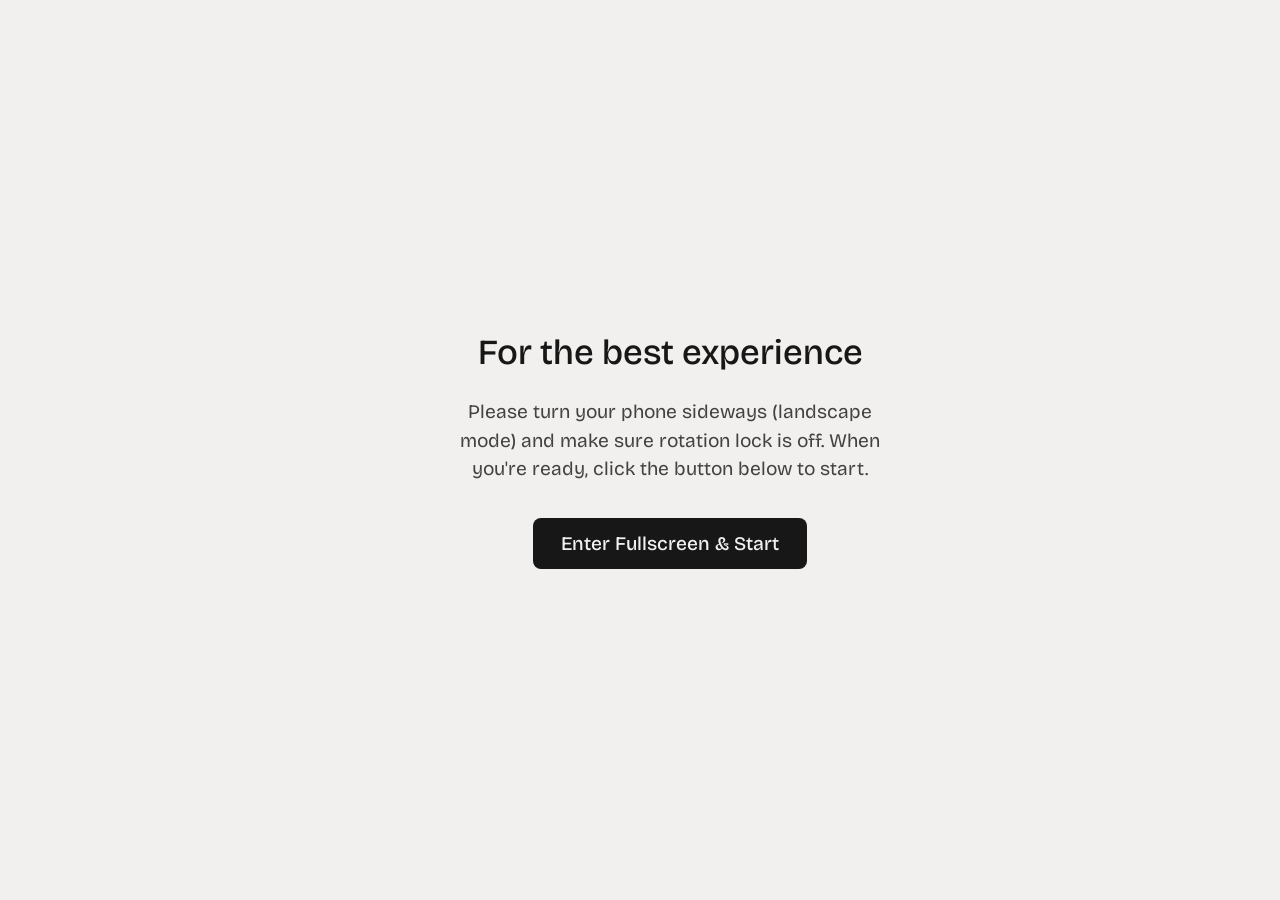
<file: index.html>
<!DOCTYPE html>
<html lang="en">

<head>
    <meta charset="UTF-8">
    <meta name="viewport" content="width=device-width, initial-scale=1.0">
    <title>Blank White Screen</title>
    <link rel="preconnect" href="https://fonts.googleapis.com">
    <link rel="preconnect" href="https://fonts.gstatic.com" crossorigin>
    <link href="https://fonts.googleapis.com/css2?family=Bricolage+Grotesque:wght@400;500&display=swap" rel="stylesheet">
    <link rel="stylesheet" href="style.css">
</head>

<body>
    <!-- Pre-Start Overlay -->
    <div id="pre-start-overlay" style="position: fixed; top: 0; left: 0; width: 100vw; height: 100vh; background-color: #F2F0EF; z-index: 1000; display: flex; flex-direction: column; justify-content: center; align-items: center; gap: 24px; padding: 0 30px; text-align: center;">
        <div style="font-size: 2.2rem; color: #171717; font-weight: 500;">For the best experience</div>
        <p style="font-size: 1.2rem; color: #171717; opacity: 0.8; max-width: 450px; margin: 0; line-height: 1.5;">Please turn your phone sideways (landscape mode) and make sure rotation lock is off. When you're ready, click the button below to start.</p>
        <button id="start-fullscreen-btn" style="padding: 14px 28px; font-size: 1.2rem; background: #171717; color: #F2F0EF; border: none; border-radius: 8px; cursor: pointer; font-family: inherit; font-weight: 500; transition: transform 0.2s ease; margin-top: 10px;">Enter Fullscreen & Start</button>
    </div>
    <!-- Fullscreen Button -->
    <div class="fs-btn-wrapper" id="fs-btn-wrapper">
        <button class="icon-btn" id="fs-btn" aria-label="Fullscreen">
            <svg width="24" height="24" viewBox="0 0 24 24" fill="none" stroke="currentColor" stroke-width="2" stroke-linecap="round" stroke-linejoin="round"><path d="M8 3H5a2 2 0 0 0-2 2v3m18 0V5a2 2 0 0 0-2-2h-3m0 18h3a2 2 0 0 0 2-2v-3M3 16v3a2 2 0 0 0 2 2h3"/></svg>
        </button>
    </div>


    <!-- Background Diffusion Layer -->
    <div style="position: absolute; top: 0; left: 0; right: 0; bottom: 0; pointer-events: none; overflow: hidden; z-index: 0;">
        <div class="color-ball ball-green" id="ball-1"></div>
        <div class="color-ball ball-blue" id="ball-2"></div>
        <div class="color-ball ball-pink" id="ball-3"></div>
        <div class="color-ball ball-teal" id="ball-4"></div>
        <div class="color-ball ball-purple" id="ball-5"></div>
    </div>
    <div class="screen-wrapper" style="position: relative; z-index: 10;">
        <!-- The final text overlays perfectly aligned with the numbers -->
        <div class="reveal-wrapper" id="final-text-wrapper"
            style="position: absolute; top: 0; left: 50%; transform: translateX(-50%); width: 100vw; display: flex; justify-content: center; pointer-events: none;">
            <div class="final-text" id="final-text">
                <div class="time-group">
                    <span class="final-num" id="final-days">00</span>
                    <span class="final-word">days</span>
                </div>
                <div class="time-group">
                    <span class="final-num" id="final-hours">00</span>
                    <span class="final-word">hours</span>
                </div>
                <div class="time-group">
                    <span class="final-num" id="final-minutes">00</span>
                    <span class="final-word">minutes</span>
                </div>
                <div class="time-group">
                    <span class="final-num" id="final-seconds">00</span>
                    <span class="final-word">seconds</span>
                </div>
            </div>
        </div>
        <div class="scene-container">
            <div class="reveal-wrapper">
                <div class="number" id="num-left">02</div>
            </div>

            <div class="center-group">
                <div class="text-wrapper" id="text-wrap">
                    <div class="reveal-wrapper">
                        <div class="story-text" id="center-text">The story begins</div>
                    </div>
                </div>
                <div class="colon">:</div>
            </div>

            <div class="reveal-wrapper">
                <div class="number" id="num-right">06</div>
            </div>
        </div>

        <div class="reveal-wrapper" style="position: relative; width: 100vw; justify-content: center;">
            <div class="subtitle-text">when it all began</div>
            <div class="days-text" id="days-text"
                style="position: absolute; top: 0; left: 0; width: 100%; text-align: center;">days</div>
            <div class="days-text" id="hours-text"
                style="position: absolute; top: 0; left: 0; width: 100%; text-align: center; opacity: 0; transform: translateY(1.5em);">
                hours</div>
            <div class="days-text" id="minutes-text"
                style="position: absolute; top: 0; left: 0; width: 100%; text-align: center; opacity: 0; transform: translateY(1.5em);">
                minutes</div>
            <div class="days-text" id="seconds-text"
                style="position: absolute; top: 0; left: 0; width: 100%; text-align: center; opacity: 0; transform: translateY(1.5em);">
                seconds</div>
        </div>

        <div class="reveal-wrapper"
            style="position: absolute; bottom: 0; width: 100vw; justify-content: center; pointer-events: none;">
            <div class="final-subtitle" id="final-subtitle">The story continues</div>
        </div>
    </div>



    <script src="script.js"></script>
</body>

</html>
</file>
<file: style.css>
html,
        body {
            margin: 0;
            padding: 0;
            width: 100vw;
            height: 100vh;
            background-color: #F2F0EF;
            color: #171717;
            display: flex;
            justify-content: center;
            align-items: center;
            overflow: hidden;
            font-family: 'Bricolage Grotesque', sans-serif;
        }

        .scene-container {
            display: flex;
            align-items: center;
            justify-content: center;
            gap: 8vw;
            /* Initial wide gap */
            transition: gap 2.2s cubic-bezier(0.25, 1, 0.5, 1);
        }

        .scene-container.converge {
            gap: 2.5rem;
            /* Increased from 0.5rem for better spacing */
        }

        .center-group {
            position: relative;
            display: flex;
            align-items: center;
            justify-content: center;
        }

        .text-wrapper {
            overflow: hidden;
            display: flex;
            padding-bottom: 0.25em;
            margin-bottom: -0.25em;
            transition: width 2.2s cubic-bezier(0.25, 1, 0.5, 1);
        }

        .colon {
            position: absolute;
            font-size: 4.8rem;
            color: #171717;
            font-weight: 500;
            opacity: 0;
            transform: translateY(20px);
            transition: opacity 2.2s cubic-bezier(0.25, 1, 0.5, 1) 0.1s, transform 2.2s cubic-bezier(0.25, 1, 0.5, 1) 0.1s;
        }

        .scene-container.converge .colon {
            opacity: 1;
            transform: translateY(-4px);
            /* Slight optical lift to align with numbers */
        }

        .scene-container.fade-colon .colon {
            opacity: 0;
            transform: translateY(-4px);
            /* Keep it in the exact same position */
            /* Softened the fade slightly so it feels less abrupt but still vanishes fast enough */
            transition: opacity 0.6s cubic-bezier(0.25, 1, 0.5, 1);
        }

        .scene-container.merge {
            gap: 0;
            /* A graceful, sweeping ease-in-out curve that breathes naturally instead of snapping */
            transition: gap 2.8s cubic-bezier(0.4, 0, 0.1, 1);
        }

        .screen-wrapper {
            display: flex;
            flex-direction: column;
            align-items: center;
            gap: 3rem;
            /* Shifted higher up: was -1.24rem, now -4.24rem */
            transform: translateY(-4.24rem); 
        }

        .reveal-wrapper {
            overflow: hidden;
            display: flex;
            padding-bottom: 0.25em;
            /* Prevents descenders like 'y' and 'g' from being cut off */
            margin-bottom: -0.25em;
        }

        @keyframes hardReveal {
            from {
                transform: translateY(110%);
            }

            to {
                transform: translateY(0);
            }
        }

        @keyframes hardHideUp {
            from {
                transform: translateY(0);
            }

            to {
                transform: translateY(-110%);
            }
        }

        .story-text {
            font-size: 1.92rem;
            color: #171717;
            font-weight: 400;
            letter-spacing: -0.01em;
            transform: translateY(110%);
            white-space: nowrap;
        }

        .experience-running .story-text {
            animation: hardReveal 1.8s cubic-bezier(0.16, 1, 0.3, 1) forwards;
            animation-delay: 2s;
        }

        .number {
            font-size: 4.8rem;
            color: #171717;
            font-weight: 500;
            letter-spacing: -0.04em;
            transform: translateY(110%);
            line-height: 1;
            font-variant-numeric: tabular-nums;
            /* Allow width to adjust naturally to prevent off-center alignment */
            width: auto;
        }

        .experience-running .number {
            animation: hardReveal 1.8s cubic-bezier(0.16, 1, 0.3, 1) forwards;
            animation-delay: 4s;
        }

        /* Anchor the left number to the right edge (towards the colon) */
        #num-left {
            text-align: right;
        }

        /* Anchor the right number to the left edge (towards the colon) */
        #num-right {
            text-align: left;
        }

        .subtitle-text {
            font-size: 1.92rem;
            color: #171717;
            font-weight: 400;
            letter-spacing: -0.01em;
            transform: translateY(110%);
            white-space: nowrap;
        }

        .experience-running .subtitle-text {
            animation: hardReveal 1.8s cubic-bezier(0.16, 1, 0.3, 1) forwards;
            animation-delay: 9.2s;
        }

        .days-text {
            font-size: 1.92rem;
            color: #171717;
            font-weight: 400;
            letter-spacing: 0.05em;
            /* Slightly wider spacing for final impact */
            opacity: 0;
            transform: translateY(15px);
            white-space: nowrap;
        }

        @keyframes softFadeUp {
            from {
                opacity: 0;
                transform: translateY(15px);
            }

            to {
                opacity: 1;
                transform: translateY(0);
            }
        }

        @keyframes rollUpOut {
            from {
                opacity: 1;
                transform: translateY(0);
            }

            to {
                opacity: 0;
                transform: translateY(-1.5em);
            }
        }

        @keyframes rollUpIn {
            from {
                opacity: 0;
                transform: translateY(1.5em);
            }

            to {
                opacity: 1;
                transform: translateY(0);
            }
        }

        .final-text {
            display: flex;
            gap: 1.5rem;
            justify-content: center;
            transform: translateY(110%);
        }

        .time-group {
            display: flex;
            align-items: baseline;
            justify-content: flex-start;
        }

        .final-num {
            font-size: 4.8rem;
            color: #171717;
            font-weight: 500;
            letter-spacing: -0.04em;
            font-variant-numeric: tabular-nums;
            display: inline-block;
            min-width: 2ch;
            width: auto;
            text-align: right;
            margin-right: 0.5rem;
        }

        .final-word {
            font-size: 1.152rem;
            color: #171717;
            font-weight: 400;
            letter-spacing: -0.01em;
        }

        .final-subtitle {
            font-size: 1.92rem;
            color: #171717;
            font-weight: 400;
            letter-spacing: -0.01em;
            transform: translateY(110%);
            white-space: nowrap;
        }

        /* --- Background Diffusion Layer --- */
        .color-ball {
            position: absolute;
            border-radius: 50%;
            filter: blur(140px);
            opacity: 0;
            z-index: 0;
            will-change: transform, filter;
            transform: translate3d(0, 0, 0); /* Force hardware acceleration for smoother gradients */
            transition: opacity 2.5s ease-in-out;
            mix-blend-mode: normal; /* Normal blending with opacity prevents the muddy 'multiply' effect */
        }

        .ball-green {
            width: 40vw; height: 40vw; top: -10vh; left: -10vw; background: hsl(140, 65%, 65%);
            animation: float-green 40s infinite alternate ease-in-out;
        }
        .ball-blue {
            width: 55vw; height: 55vw; top: -5vw; right: -5vw; background: hsl(213, 80%, 68%);
            animation: float-blue 45s infinite alternate ease-in-out;
        }
        .ball-pink {
            width: 40vw; height: 40vw; top: 20vh; right: 10vw; background: hsl(329, 75%, 70%);
            animation: float-pink 38s infinite alternate ease-in-out;
        }
        .ball-teal {
            width: 45vw; height: 45vw; bottom: -5vh; left: -5vw; background: hsl(180, 70%, 60%);
            animation: float-teal 42s infinite alternate ease-in-out;
        }
        .ball-purple {
            width: 65vw; height: 65vw; top: 15vh; left: 15vw; background: hsl(275, 85%, 65%);
            animation: float-purple 48s infinite alternate ease-in-out;
        }

        /* Very gentle, ambient floating animations */
        @keyframes float-green { 0% { transform: translate(0, 0) scale(1); } 50% { transform: translate(3vw, 5vh) scale(1.05); } 100% { transform: translate(1vw, 8vh) scale(0.95); } }
        @keyframes float-blue { 0% { transform: translate(0, 0) scale(1); } 50% { transform: translate(-4vw, 5vh) scale(0.95); } 100% { transform: translate(-2vw, 2vh) scale(1.05); } }
        @keyframes float-pink { 0% { transform: translate(0, 0) scale(1); } 50% { transform: translate(-3vw, 2vh) scale(1.08); } 100% { transform: translate(-6vw, -2vh) scale(0.92); } }
        @keyframes float-teal { 0% { transform: translate(0, 0) scale(1); } 50% { transform: translate(4vw, -4vh) scale(0.95); } 100% { transform: translate(2vw, -2vh) scale(1.05); } }
        @keyframes float-purple { 0% { transform: translate(0, 0) scale(1); } 50% { transform: translate(-2vw, -4vh) scale(1.05); } 100% { transform: translate(3vw, -2vh) scale(0.95); } }

        /* --- Navigation & Post-Intro Messages --- */
        .post-intro-messages {
            position: absolute;
            top: 50%;
            left: 50%;
            /* Shifted higher up to match: was -3.7rem, now -6.7rem */
            transform: translate(-50%, calc(-50% - 6.7rem));
            opacity: 0;
            filter: blur(8px);
            pointer-events: none;
            text-align: center;
            transition: opacity 1.5s cubic-bezier(0.4, 0, 0.2, 1), filter 1.5s cubic-bezier(0.4, 0, 0.2, 1);
            z-index: 15;
        }

        .post-intro-messages.show {
            opacity: 1;
            filter: blur(0px);
        }

        .message-text {
            font-size: 4.8rem;
            color: #171717;
            font-weight: 400;
            letter-spacing: -0.01em;
        }

        .nav-buttons {
            position: fixed;
            bottom: 20px;
            left: 50%;
            display: flex;
            justify-content: center;
            gap: 50px;
            opacity: 0;
            transform: translate(-50%, 15px);
            pointer-events: none;
            z-index: 20;
            transition: opacity 1.5s ease, transform 1.5s ease;
        }

        .fs-btn-wrapper {
            position: fixed;
            top: 20px;
            left: 20px;
            z-index: 100;
            opacity: 0;
            transform: translateY(-15px);
            pointer-events: none;
            transition: opacity 1.5s ease, transform 1.5s ease;
        }

        .fs-btn-wrapper.show {
            opacity: 1;
            transform: translateY(0);
            pointer-events: auto;
        }

        .nav-buttons.show {
            opacity: 1;
            transform: translate(-50%, 0);
            pointer-events: auto;
        }

        .icon-btn {
            background: none;
            border: 1px solid rgba(23, 23, 23, 0.15);
            border-radius: 50%;
            width: 3.5rem;
            height: 3.5rem;
            display: flex;
            align-items: center;
            justify-content: center;
            cursor: pointer;
            color: #171717;
            transition: all 0.4s ease;
        }

        .icon-btn:hover:not(:disabled) {
            border-color: #171717;
            background: rgba(23, 23, 23, 0.03);
            transform: scale(1.05);
        }

        .icon-btn:disabled {
            opacity: 0.2;
            cursor: not-allowed;
            border-color: rgba(23, 23, 23, 0.1);
        }

/* --- Birthday Text Animation --- */
@keyframes beautifulGlow {
    0% {
        opacity: 0;
        text-shadow: 0 0 10px rgba(255, 255, 255, 0);
        transform: translate(-50%, -45%) scale(0.9);
        filter: blur(20px);
    }
    15% {
        opacity: 1;
        text-shadow: 0 0 20px rgba(255, 255, 255, 0.8), 0 0 40px rgba(255, 200, 255, 0.6), 0 0 60px rgba(220, 100, 255, 0.5);
        transform: translate(-50%, -50%) scale(1.05);
        filter: blur(0px);
    }
    30% {
        text-shadow: 0 0 15px rgba(255, 255, 255, 0.7), 0 0 30px rgba(255, 200, 255, 0.5), 0 0 45px rgba(220, 100, 255, 0.4);
        transform: translate(-50%, -50%) scale(1);
    }
    50% {
        text-shadow: 0 0 25px rgba(255, 255, 255, 0.9), 0 0 50px rgba(255, 200, 255, 0.7), 0 0 75px rgba(220, 100, 255, 0.6);
        transform: translate(-50%, -50%) scale(1.02);
    }
    70% {
        text-shadow: 0 0 15px rgba(255, 255, 255, 0.7), 0 0 30px rgba(255, 200, 255, 0.5), 0 0 45px rgba(220, 100, 255, 0.4);
        transform: translate(-50%, -50%) scale(1);
    }
    85% {
        opacity: 1;
        text-shadow: 0 0 20px rgba(255, 255, 255, 0.8), 0 0 40px rgba(255, 200, 255, 0.6), 0 0 60px rgba(220, 100, 255, 0.5);
        transform: translate(-50%, -50%) scale(1.02);
        filter: blur(0px);
    }
    100% {
        opacity: 0;
        text-shadow: 0 0 10px rgba(255, 255, 255, 0);
        transform: translate(-50%, -55%) scale(1.1);
        filter: blur(20px);
    }
}

.birthday-text {
    position: fixed;
    top: 50%;
    left: 50%;
    transform: translate(-50%, -50%);
    font-size: 6vw;
    color: #ffffff;
    font-weight: 500;
    letter-spacing: 0.15em;
    white-space: nowrap;
    z-index: 10000;
    opacity: 0;
    pointer-events: none;
}

/* GPU Acceleration for smoother animations */
.final-text, .reveal-wrapper, .days-text, .number, .story-text, .subtitle-text, .final-subtitle, .color-ball, .birthday-text, .personal-message-container {
    will-change: transform, opacity, filter, text-shadow;
}

/* --- Personal Message Container --- */
.personal-message-container {
    position: fixed;
    top: 50%;
    left: 50%;
    transform: translate(-50%, -50%);
    width: 85vw;
    max-width: 750px;
    max-height: 75vh;
    overflow-y: auto;
    color: #ffffff;
    font-size: 1.6rem;
    line-height: 1.6;
    z-index: 10002;
    opacity: 0;
    pointer-events: auto; /* Allow scrolling */
    text-align: center;
    background: rgba(23, 23, 23, 0.4);
    padding: 50px 40px;
    border-radius: 16px;
    box-shadow: 0 10px 40px rgba(0, 0, 0, 0.5), 0 0 20px rgba(255, 255, 255, 0.05);
    backdrop-filter: blur(8px);
    -webkit-backdrop-filter: blur(8px);
}

.personal-message-container p {
    margin-bottom: 1.5em;
    font-weight: 400;
}

.personal-message-container p:last-child {
    margin-bottom: 0;
}

.personal-message-container .signature {
    font-style: italic;
    font-weight: 500;
    margin-top: 2em;
    font-size: 2rem;
    color: #ffb8d8; /* Soft pink touch for the signature */
}

/* Custom scrollbar for the message */
.personal-message-container::-webkit-scrollbar {
    width: 8px;
}
.personal-message-container::-webkit-scrollbar-track {
    background: rgba(255, 255, 255, 0.03);
    border-radius: 8px;
    margin: 10px 0;
}
.personal-message-container::-webkit-scrollbar-thumb {
    background: rgba(255, 255, 255, 0.2);
    border-radius: 8px;
}
.personal-message-container::-webkit-scrollbar-thumb:hover {
    background: rgba(255, 255, 255, 0.4);
}

@keyframes fadeInMessage {
    from { 
        opacity: 0; 
        transform: translate(-50%, -45%); 
        filter: blur(10px); 
    }
    to { 
        opacity: 1; 
        transform: translate(-50%, -50%); 
        filter: blur(0px); 
    }
}
</file>
